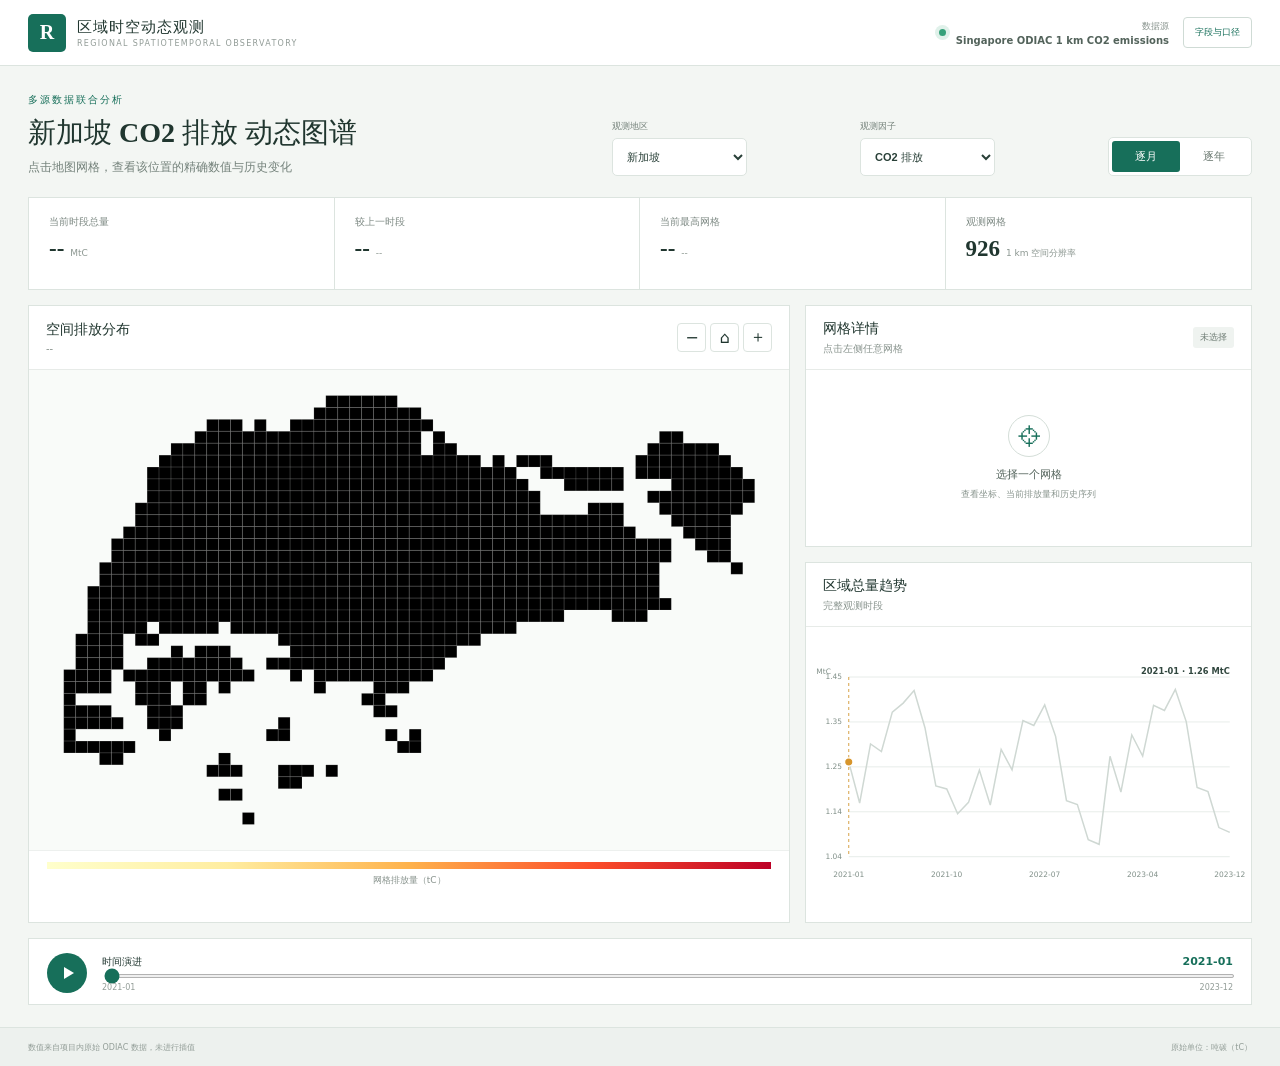
<file: web/index.html>
<!doctype html>
<html lang="zh-CN">
  <head>
    <meta charset="UTF-8" />
    <meta name="viewport" content="width=device-width, initial-scale=1.0" />
    <meta http-equiv="Cache-Control" content="no-cache, no-store, must-revalidate" />
    <meta http-equiv="Pragma" content="no-cache" />
    <meta http-equiv="Expires" content="0" />
    <meta name="description" content="区域多源数据时空动态观测与分析" />
    <title>区域时空动态观测</title>
    <link rel="stylesheet" href="styles.css?v=20260720-5" />
  </head>
  <body>
    <header class="topbar">
      <div class="brand"><span class="brand-mark">R</span><div><strong>区域时空动态观测</strong><small>REGIONAL SPATIOTEMPORAL OBSERVATORY</small></div></div>
      <div class="header-actions"><div class="source"><span></span><div>数据源<strong id="sourceName">正在载入</strong></div></div><button id="methodButton" class="method-button" aria-haspopup="dialog" aria-controls="methodDialog">字段与口径</button></div>
    </header>

    <main>
      <section class="heading">
        <div><p class="eyebrow">多源数据联合分析</p><h1 id="pageTitle">区域时空动态图谱</h1><p>点击地图网格，查看该位置的精确数值与历史变化</p></div>
        <div class="heading-controls"><label class="region-select">观测地区<select id="regionSelect" aria-label="选择观测地区"></select></label><label class="region-select">观测因子<select id="topicSelect" aria-label="选择观测因子"></select></label><label id="categoryControl" class="region-select" hidden><span id="categoryLabel">细分类别</span><select id="categorySelect" aria-label="选择细分类别"></select></label><div class="mode-switch" role="group" aria-label="时间尺度"><button data-mode="month" class="active">逐月</button><button data-mode="year">逐年</button></div></div>
      </section>

      <section id="factorOverview" class="factor-overview" hidden aria-label="天气指标概览"></section>

      <section class="metrics" aria-label="当前统计">
        <article><span id="currentMetricLabel">当前时段总量</span><strong id="totalValue">--</strong><small id="totalUnit">MtC</small></article>
        <article><span>较上一时段</span><strong id="changeValue">--</strong><small id="changeRate">--</small></article>
        <article><span id="maxMetricLabel">当前最高网格</span><strong id="maxCell">--</strong><small id="maxValue">--</small></article>
        <article><span>观测网格</span><strong id="cellCount">--</strong><small>1 km 空间分辨率</small></article>
      </section>

      <section class="workspace">
        <article class="map-panel panel">
          <div class="panel-heading"><div><div class="map-title-row"><h2 id="mapTitle">空间排放分布</h2><span id="qualityBadge" class="quality-badge" hidden></span></div><p id="mapSubtitle">--</p></div><div class="map-tools"><button id="zoomOut" title="缩小" aria-label="缩小">−</button><button id="resetMap" title="复位地图" aria-label="复位地图">⌂</button><button id="zoomIn" title="放大" aria-label="放大">＋</button></div></div>
          <div id="map" class="map" aria-label="排放网格地图"><canvas id="mapCanvas" aria-hidden="true"></canvas><svg id="mapSvg" role="img"><defs><pattern id="missingPattern" width="6" height="6" patternUnits="userSpaceOnUse" patternTransform="rotate(45)"><rect width="6" height="6" fill="#e6e9e7"></rect><line x1="0" y1="0" x2="0" y2="6" stroke="#9da7a1" stroke-width="2"></line></pattern></defs><g id="gridLayer"></g><path id="selectedOutline"></path></svg><div id="tooltip" class="tooltip" hidden></div><button id="replayOverlay" class="replay-overlay" hidden aria-label="重新播放"><span class="replay-pause" aria-hidden="true"><i></i><i></i></span><strong>播放已结束</strong><small>点击重新播放</small></button></div>
          <div class="legend"><div id="legendBar"></div><div id="legendValues" class="legend-values"></div><p id="legendLabel">网格排放量（tC）</p></div>
        </article>

        <aside class="detail-column">
          <article class="panel cell-detail">
            <div class="panel-heading"><div><h2>网格详情</h2><p>点击左侧任意网格</p></div><div class="detail-actions"><span id="cellBadge">未选择</span><button id="clearSelection" hidden>返回区域总量</button></div></div>
            <div id="emptyDetail" class="empty-detail"><span class="target-icon">⌖</span><strong>选择一个网格</strong><p>查看坐标、当前排放量和历史序列</p></div>
            <div id="detailContent" class="detail-content" hidden>
              <div class="cell-value"><span id="detailPeriod">--</span><strong id="cellValue">--</strong><small id="cellUnit">tC</small></div>
              <dl><div><dt>经度</dt><dd id="cellLon">--</dd></div><div><dt>纬度</dt><dd id="cellLat">--</dd></div><div><dt>空间排名</dt><dd id="cellRank">--</dd></div><div id="referenceLonItem" hidden><dt>API 经度</dt><dd id="referenceLon">--</dd></div><div id="referenceLatItem" hidden><dt>API 纬度</dt><dd id="referenceLat">--</dd></div><div id="validPixelItem" hidden><dt>有效像元</dt><dd id="validPixelCount">--</dd></div><div id="qualityItem" hidden><dt>数据质量</dt><dd id="cellQuality">--</dd></div><div id="ntlMeanItem" hidden><dt>原始均值</dt><dd id="ntlMean">--</dd></div><div id="ntlMaxItem" hidden><dt>最大辐亮度</dt><dd id="ntlMax">--</dd></div><div id="ntlSumItem" hidden><dt>总辐亮度</dt><dd id="ntlSum">--</dd></div><div id="ntlLogItem" hidden><dt>对数均值</dt><dd id="ntlLog">--</dd></div><div id="dataSourceItem" hidden><dt>数据来源</dt><dd id="dataSourceValue">--</dd></div><div id="dateRangeItem" hidden><dt>统计日期</dt><dd id="dateRangeValue">--</dd></div></dl>
            </div>
          </article>
          <article class="panel trend-panel">
            <div class="panel-heading"><div><h2 id="chartTitle">区域总量趋势</h2><p id="chartSubtitle">完整观测时段</p></div></div>
            <div class="chart-wrap"><svg id="trendChart" aria-label="排放时间趋势图"></svg></div>
            <div id="shareTrend" class="share-trend" hidden><div><span>网格占区域比重</span><strong id="shareValue">--</strong></div><svg id="shareChart" aria-label="网格占区域比重趋势图"></svg></div>
          </article>
        </aside>
      </section>

      <section class="timeline-panel">
        <button id="playButton" class="play" aria-label="播放"><span class="play-icon" aria-hidden="true"></span></button>
        <div class="timeline-body"><div><strong>时间演进</strong><span id="currentPeriod">--</span></div><input id="timeSlider" type="range" min="0" value="0" aria-label="选择时间" /><div class="timeline-ends"><span id="startPeriod">--</span><span id="endPeriod">--</span></div></div>
      </section>
    </main>

    <dialog id="methodDialog" class="method-dialog" aria-labelledby="methodTitle">
      <div class="method-dialog-heading"><div><p>DATA METHODOLOGY</p><h2 id="methodTitle">字段与统计口径</h2></div><button id="closeMethod" aria-label="关闭">×</button></div>
      <div class="method-dialog-body">
        <section class="method-summary"><span id="methodFactor">--</span><p id="methodSummary">--</p></section>
        <section><h3>当前指标</h3><div id="methodCurrent" class="method-current"></div></section>
        <section><h3>字段说明</h3><div class="method-table-wrap"><table><thead><tr><th>字段</th><th>含义</th></tr></thead><tbody id="methodFields"></tbody></table></div></section>
        <section class="method-rules"><article><span>空间统计</span><p id="methodSpatial">--</p></article><article><span>年度聚合</span><p id="methodAnnual">--</p></article></section>
      </div>
    </dialog>

    <footer><span id="footerSource">数值来自项目内原始 ODIAC 数据，未进行插值</span><span id="footerUnit">原始单位：吨碳（tC）</span></footer>
    <script src="data/dataset.js?v=20260720-9"></script>
    <script src="color-scale.js?v=20260720-9"></script>
    <script src="app.js?v=20260720-9"></script>
  </body>
</html>
</file>
<file: web/styles.css>
:root {
  font-family: Inter, "Microsoft YaHei", "PingFang SC", system-ui, sans-serif;
  color: #20362f;
  background: #f3f6f3;
  font-synthesis: none;
  --green: #176f5a;
  --green-soft: #e5f0eb;
  --gold: #d7952c;
  --ink: #20362f;
  --muted: #74827b;
  --line: #dce4df;
  --paper: #fff;
}

* { box-sizing: border-box; }
[hidden] { display: none !important; }
body { min-width: 320px; min-height: 100vh; margin: 0; }
button, input { font: inherit; }
button { color: inherit; }

.topbar { height: 66px; display: flex; align-items: center; justify-content: space-between; padding: 0 max(28px, calc((100vw - 1480px) / 2)); border-bottom: 1px solid var(--line); background: #fff; }
.brand { display: flex; align-items: center; gap: 11px; }
.brand-mark { width: 38px; height: 38px; display: grid; place-items: center; border-radius: 5px; color: #fff; background: var(--green); font-family: Georgia, serif; font-size: 20px; font-weight: 700; }
.brand strong, .brand small, .source strong { display: block; }
.brand strong { font-size: 15px; letter-spacing: 1px; }
.brand small { margin-top: 2px; color: #929c97; font-size: 8px; letter-spacing: 1.3px; }
.source { display: flex; align-items: center; gap: 10px; color: #89948e; font-size: 9px; text-align: right; }
.source > span { width: 7px; height: 7px; border-radius: 50%; background: #36a17a; box-shadow: 0 0 0 4px #e0f1ea; }
.source strong { max-width: 300px; margin-top: 2px; overflow: hidden; color: #53635b; font-size: 10px; text-overflow: ellipsis; white-space: nowrap; }
.header-actions { display: flex; align-items: center; gap: 14px; }
.method-button { height: 31px; padding: 0 11px; border: 1px solid #cfdbd5; border-radius: 4px; color: var(--green); background: #fff; cursor: pointer; font-size: 9px; font-weight: 700; }
.method-button:hover { background: #edf5f1; }

main { width: min(1480px, 100%); margin: 0 auto; padding: 27px 28px 22px; }
.heading { display: flex; align-items: flex-end; justify-content: space-between; gap: 22px; margin-bottom: 21px; }
.heading > div:first-child { min-width: 310px; }
.eyebrow { margin: 0 0 7px !important; color: var(--green) !important; font-size: 10px !important; font-weight: 700; letter-spacing: 2px; }
.heading h1 { margin: 0; font-family: Georgia, "Songti SC", serif; font-size: 28px; font-weight: 600; letter-spacing: 0; }
.heading p { margin: 7px 0 0; color: var(--muted); font-size: 12px; }
.heading-controls { display: flex; flex: 0 1 640px; align-items: flex-end; justify-content: flex-end; flex-wrap: wrap; gap: 10px; min-width: 0; }
.region-select { display: flex; flex: 1 1 125px; flex-direction: column; gap: 5px; min-width: 118px; color: #77847d; font-size: 9px; font-weight: 600; }
.region-select select { width: 135px; height: 38px; padding: 0 26px 0 10px; border: 1px solid var(--line); border-radius: 5px; outline: 0; color: #294038; background: #fff; cursor: pointer; font-size: 11px; font-weight: 600; }
#categoryControl select { width: 140px; }
.mode-switch { display: flex; flex: 0 0 142px; padding: 3px; border: 1px solid var(--line); border-radius: 5px; background: #fff; }
.mode-switch button { min-width: 68px; height: 31px; border: 0; border-radius: 3px; color: #69776f; background: transparent; cursor: pointer; font-size: 11px; }
.mode-switch button.active { color: #fff; background: var(--green); font-weight: 600; }

.metrics { display: grid; grid-template-columns: repeat(4, 1fr); border: 1px solid var(--line); background: #fff; }
.factor-overview { display: grid; grid-template-columns: repeat(5, 1fr); gap: 1px; margin-bottom: 15px; border: 1px solid var(--line); background: var(--line); }
.factor-overview button { min-height: 64px; padding: 10px 13px; border: 0; text-align: left; background: #fff; cursor: pointer; }
.factor-overview button:hover { background: #f7faf8; }
.factor-overview button.active { box-shadow: inset 0 -3px var(--green); background: #edf5f1; }
.factor-overview span, .factor-overview strong { display: block; }
.factor-overview span { margin-bottom: 6px; color: #7d8983; font-size: 9px; }
.factor-overview strong { color: #2a4038; font-family: Georgia, serif; font-size: 16px; }
.metrics article { min-height: 91px; padding: 17px 20px; border-right: 1px solid var(--line); }
.metrics article:last-child { border-right: 0; }
.metrics span, .metrics strong, .metrics small { display: block; }
.metrics span { margin-bottom: 7px; color: #7e8a84; font-size: 10px; }
.metrics strong { display: inline; font-family: Georgia, serif; font-size: 23px; font-weight: 600; letter-spacing: 0; }
.metrics small { display: inline; margin-left: 6px; color: #8c9791; font-size: 9px; }
.metrics strong.negative { color: #a64b44; }
.metrics strong.positive { color: #17735c; }

.workspace { display: grid; grid-template-columns: minmax(0, 1.4fr) minmax(390px, .82fr); gap: 15px; margin-top: 15px; }
.panel { min-width: 0; border: 1px solid var(--line); background: #fff; }
.panel-heading { height: 64px; display: flex; align-items: center; justify-content: space-between; padding: 14px 17px; border-bottom: 1px solid #e7ebe8; }
.panel-heading h2 { margin: 0; font-size: 14px; font-weight: 650; }
.panel-heading p { margin: 4px 0 0; color: #89948e; font-size: 10px; }
.map-title-row { display: flex; align-items: center; gap: 8px; }
.quality-badge { padding: 3px 6px; border-radius: 3px; color: #27745f; background: #e5f2ed; font-size: 8px; font-weight: 700; }
.quality-badge.imputed { color: #8c5c13; background: #f8e9ca; }
.quality-badge.missing { color: #9e453e; background: #f6dedb; }
.map.imputed-frame { box-shadow: inset 0 0 0 3px #d89b35; }
.map-tools { display: flex; gap: 4px; }
.map-tools button { width: 29px; height: 29px; display: grid; place-items: center; border: 1px solid var(--line); border-radius: 4px; background: #fff; cursor: pointer; font-size: 16px; }
.map { position: relative; height: 480px; overflow: hidden; background: #f9fbf9; }
.map[data-theme="nightlights"] { background: #11161b; box-shadow: inset 0 0 34px rgba(0, 0, 0, .36); }
.map canvas, .map svg { position: absolute; inset: 0; width: 100%; height: 100%; }
.map canvas { display: none; pointer-events: none; }
.map.canvas-nightlights canvas { display: block; }
.map svg { z-index: 1; cursor: grab; touch-action: none; }
.map.playback-complete canvas, .map.playback-complete svg { filter: blur(5px); transform: scale(1.015); }
.map svg.dragging { cursor: grabbing; }
#gridLayer path { stroke: rgba(255,255,255,.72); stroke-width: .15; vector-effect: non-scaling-stroke; cursor: pointer; transition: fill 260ms linear, opacity 160ms ease; }
#gridLayer path:hover { stroke: #273c34; stroke-width: 1; }
#gridLayer path.missing-data { fill: url(#missingPattern) !important; opacity: .72; }
.map[data-theme="nightlights"] #gridLayer path { stroke: rgba(151, 169, 178, .16); }
.map.canvas-nightlights #gridLayer path:not(.missing-data) { fill: transparent !important; transition: none; }
.map[data-theme="nightlights"] #gridLayer path:hover { stroke: #f7f3df; stroke-width: 1.25; filter: none; }
.map[data-theme="nightlights"] #gridLayer path.missing-data { opacity: .44; filter: none; }
.map[data-theme="nightlights"] #selectedOutline { stroke: #fff8d6; stroke-width: 2.5; filter: drop-shadow(0 0 2px rgba(255, 230, 148, .7)); }
#selectedOutline { fill: none; stroke: #182d26; stroke-width: 2.2; vector-effect: non-scaling-stroke; pointer-events: none; }
.tooltip { position: absolute; z-index: 3; min-width: 140px; padding: 9px 11px; border-radius: 4px; color: #fff; background: rgba(25, 42, 35, .94); pointer-events: none; font-size: 10px; line-height: 1.6; box-shadow: 0 7px 20px rgba(17, 39, 30, .16); }
.tooltip strong { display: block; font-size: 11px; }
.replay-overlay { position: absolute; inset: 0; z-index: 4; display: flex; align-items: center; justify-content: center; flex-direction: column; border: 0; color: #fff; background: rgba(24, 42, 35, .38); backdrop-filter: blur(2px); cursor: pointer; }
.replay-pause { width: 62px; height: 62px; display: flex; align-items: center; justify-content: center; gap: 9px; margin-bottom: 13px; border: 1px solid rgba(255,255,255,.72); border-radius: 50%; background: rgba(23, 111, 90, .9); box-shadow: 0 8px 24px rgba(18, 43, 34, .22); }
.replay-pause i { width: 6px; height: 24px; border-radius: 2px; background: #fff; }
.replay-overlay strong { font-size: 13px; }
.replay-overlay small { margin-top: 5px; color: rgba(255,255,255,.86); font-size: 9px; }
.legend { padding: 11px 18px 13px; border-top: 1px solid #edf0ee; }
#legendBar { height: 7px; background: linear-gradient(90deg, #ffffcc, #ffeda0, #feb24c, #fc4e2a, #bd0026); }
#legendBar.poi-scale { background: linear-gradient(90deg, #f0f3f1 0 3%, #ffffcc 3%, #ffeda0, #feb24c, #fc4e2a, #bd0026); }
#legendBar.weather-temperature { background: linear-gradient(90deg, #3264a8, #dcecf4, #f7f4df, #e35a3f, #9e1b32); }
#legendBar.weather-humidity { background: linear-gradient(90deg, #edf6fb, #b9ddec, #65afd0, #2474a8, #12456d); }
#legendBar.weather-precipitation { background: linear-gradient(90deg, #eef8f7, #bfe3df, #70c1c6, #277da1, #194a78); }
#legendBar.weather-wind { background: linear-gradient(90deg, #f2eff8, #d0c4e4, #a18bc4, #74569e, #43266d); }
#legendBar.weather-radiation { background: linear-gradient(90deg, #fff7cc, #f8d66d, #eea83c, #de6b2d, #a93626); }
#legendBar.viirs-scale { background: linear-gradient(90deg, #14181d, #1f2c36, #655b43, #dd9d43, #fff8da); box-shadow: 0 0 7px rgba(238, 184, 83, .28); }
.legend-values { display: flex; justify-content: space-between; margin-top: 5px; color: #7e8b84; font-size: 8px; }
.legend p { margin: 0; text-align: center; color: #87928c; font-size: 9px; }

.detail-column { display: grid; grid-template-rows: auto minmax(0, 1fr); gap: 15px; min-width: 0; }
#cellBadge { padding: 4px 7px; border-radius: 3px; color: #6e7c74; background: #eff3f0; font-size: 9px; }
.detail-actions { display: flex; align-items: center; gap: 6px; }
#clearSelection { height: 27px; padding: 0 9px; border: 1px solid #cbd9d2; border-radius: 4px; color: var(--green); background: #fff; cursor: pointer; font-size: 9px; font-weight: 600; }
#clearSelection:hover { background: #edf5f1; }
.empty-detail { min-height: 176px; display: flex; align-items: center; justify-content: center; flex-direction: column; color: #89958e; }
.target-icon { width: 42px; height: 42px; display: grid; place-items: center; margin-bottom: 10px; border: 1px solid #d4ded8; border-radius: 50%; color: var(--green); font-size: 23px; }
.empty-detail strong { color: #53635b; font-size: 11px; }
.empty-detail p { margin: 6px 0 0; font-size: 9px; }
.detail-content { min-height: 176px; padding: 17px; }
.cell-value span, .cell-value strong, .cell-value small { display: inline-block; }
.cell-value span { width: 100%; margin-bottom: 6px; color: #7f8b85; font-size: 9px; }
.cell-value strong { font-family: Georgia, serif; font-size: 25px; font-weight: 600; }
.cell-value small { margin-left: 6px; color: #7b8881; font-size: 10px; }
.detail-content dl { display: grid; grid-template-columns: repeat(3, 1fr); margin: 16px 0 0; padding-top: 13px; border-top: 1px solid #edf0ee; }
.detail-content dl div { padding-right: 8px; }
.detail-content dt { margin-bottom: 5px; color: #8a958f; font-size: 8px; }
.detail-content dd { margin: 0; color: #344a42; font-size: 10px; font-weight: 600; }
.trend-panel { min-height: 0; }
.chart-wrap { height: 295px; padding: 8px 10px 10px 2px; }
#trendChart { width: 100%; height: 100%; overflow: visible; }
.chart-grid { stroke: #e3e8e5; stroke-width: 1; }
.chart-axis { fill: #819089; font-size: 9px; }
.chart-line { fill: none; stroke: var(--green); stroke-width: 2.4; vector-effect: non-scaling-stroke; }
.chart-future { fill: none; stroke: #cfd8d3; stroke-width: 1.5; vector-effect: non-scaling-stroke; }
.chart-area { fill: url(#areaGradient); }
.chart-current-line { stroke: #d7a247; stroke-width: 1; stroke-dasharray: 3 3; vector-effect: non-scaling-stroke; }
.chart-point { fill: var(--gold); stroke: #fff; stroke-width: 1.5; }
.chart-point.imputed { fill: #fff; stroke: #d7952c; stroke-width: 2.5; }
.chart-current-value { fill: #31473f; font-size: 10px; font-weight: 700; }
.share-trend { padding: 0 13px 12px; border-top: 1px solid #edf0ee; }
.share-trend > div { display: flex; align-items: center; justify-content: space-between; padding: 9px 1px 5px; }
.share-trend span { color: #77857e; font-size: 9px; }
.share-trend strong { color: #b87818; font-family: Georgia, serif; font-size: 13px; }
#shareChart { width: 100%; height: 72px; display: block; overflow: visible; }
.share-line { fill: none; stroke: #d4942a; stroke-width: 2; vector-effect: non-scaling-stroke; }
.share-future { fill: none; stroke: #dfd9cd; stroke-width: 1.2; vector-effect: non-scaling-stroke; }
.share-point { fill: #176f5a; stroke: #fff; stroke-width: 1.2; }
.share-baseline { stroke: #e6e9e7; stroke-width: 1; stroke-dasharray: 2 3; }

.timeline-panel { display: flex; align-items: center; gap: 15px; margin-top: 15px; padding: 14px 18px 11px; border: 1px solid var(--line); background: #fff; }
.play { width: 40px; height: 40px; flex: 0 0 40px; display: grid; place-items: center; border: 0; border-radius: 50%; color: #fff; background: var(--green); cursor: pointer; }
.play-icon { width: 0; height: 0; margin-left: 3px; border-top: 6px solid transparent; border-bottom: 6px solid transparent; border-left: 10px solid currentColor; }
.play.playing .play-icon { position: relative; width: 11px; height: 13px; margin-left: 0; border: 0; }
.play.playing .play-icon::before, .play.playing .play-icon::after { content: ""; position: absolute; top: 0; width: 3px; height: 13px; border-radius: 1px; background: currentColor; }
.play.playing .play-icon::before { left: 1px; }
.play.playing .play-icon::after { right: 1px; }
.timeline-body { flex: 1; min-width: 0; }
.timeline-body > div:first-child { display: flex; justify-content: space-between; margin-bottom: 5px; }
.timeline-body strong { font-size: 10px; }
#currentPeriod { color: var(--green); font-size: 11px; font-weight: 700; }
#timeSlider { width: 100%; height: 4px; display: block; accent-color: var(--green); cursor: pointer; }
.timeline-ends { display: flex; justify-content: space-between; margin-top: 5px; color: #929c97; font-size: 8px; }

footer { min-height: 39px; display: flex; align-items: center; justify-content: space-between; padding: 0 max(28px, calc((100vw - 1480px) / 2)); border-top: 1px solid var(--line); color: #929d97; background: #edf1ee; font-size: 8px; }
.method-dialog { width: min(720px, calc(100vw - 28px)); max-height: min(780px, calc(100vh - 36px)); padding: 0; overflow: hidden; border: 1px solid #d5dfd9; border-radius: 6px; color: var(--ink); background: #fff; box-shadow: 0 24px 70px rgba(19, 42, 33, .24); }
.method-dialog::backdrop { background: rgba(24, 38, 33, .38); backdrop-filter: blur(3px); }
.method-dialog-heading { min-height: 73px; display: flex; align-items: center; justify-content: space-between; padding: 15px 19px; border-bottom: 1px solid var(--line); background: #f6f9f7; }
.method-dialog-heading p { margin: 0 0 4px; color: var(--green); font-size: 8px; font-weight: 700; letter-spacing: 1.4px; }
.method-dialog-heading h2 { margin: 0; font-size: 17px; }
.method-dialog-heading button { width: 31px; height: 31px; border: 1px solid var(--line); border-radius: 50%; color: #637169; background: #fff; cursor: pointer; font-size: 18px; }
.method-dialog-body { max-height: calc(100vh - 130px); padding: 18px 20px 22px; overflow-y: auto; }
.method-dialog-body section + section { margin-top: 18px; }
.method-dialog-body h3 { margin: 0 0 9px; color: #617068; font-size: 10px; }
.method-summary { padding: 13px 15px; border-left: 3px solid var(--green); background: #f1f6f3; }
.method-summary span { color: var(--green); font-size: 10px; font-weight: 700; }
.method-summary p { margin: 6px 0 0; color: #607068; font-size: 11px; line-height: 1.75; }
.method-current { display: grid; grid-template-columns: repeat(3, 1fr); border: 1px solid var(--line); }
.method-current div { padding: 10px 12px; border-right: 1px solid var(--line); }
.method-current div:last-child { border-right: 0; }
.method-current span, .method-current strong { display: block; }
.method-current span { margin-bottom: 5px; color: #88948e; font-size: 8px; }
.method-current strong { font-size: 11px; }
.method-table-wrap { overflow-x: auto; border: 1px solid var(--line); }
.method-dialog table { width: 100%; border-collapse: collapse; font-size: 10px; }
.method-dialog th, .method-dialog td { padding: 9px 11px; border-bottom: 1px solid #e9edea; text-align: left; }
.method-dialog tr:last-child td { border-bottom: 0; }
.method-dialog th { color: #65746c; background: #f7f9f7; font-size: 9px; }
.method-dialog td:first-child { width: 42%; color: #176f5a; font-family: Consolas, monospace; }
.method-rules { display: grid; grid-template-columns: 1fr 1fr; gap: 10px; }
.method-rules article { padding: 12px 13px; border: 1px solid var(--line); background: #fbfcfb; }
.method-rules span { color: var(--green); font-size: 9px; font-weight: 700; }
.method-rules p { margin: 6px 0 0; color: #68766f; font-size: 10px; line-height: 1.7; }
button:focus-visible, input:focus-visible, #gridLayer path:focus-visible { outline: 2px solid var(--gold); outline-offset: 2px; }

@media (prefers-reduced-motion: reduce) {
  #gridLayer path { transition: none; }
}

@media (max-width: 940px) {
  .factor-overview { grid-template-columns: repeat(3, 1fr); }
  .metrics { grid-template-columns: repeat(2, 1fr); }
  .metrics article:nth-child(2) { border-right: 0; }
  .metrics article:nth-child(-n+2) { border-bottom: 1px solid var(--line); }
  .workspace { grid-template-columns: 1fr; }
  .detail-column { grid-template-columns: .78fr 1.22fr; grid-template-rows: 1fr; }
}

@media (max-width: 1250px) {
  .heading { align-items: flex-start; flex-direction: column; }
  .heading-controls { width: 100%; flex: 0 1 auto; justify-content: flex-start; flex-wrap: wrap; }
  .region-select { flex: 1 1 145px; }
  .region-select select, #categoryControl select { width: 100%; }
  .mode-switch { flex: 0 0 auto; align-self: flex-end; }
  .workspace { grid-template-columns: minmax(0, 1.22fr) minmax(350px, .78fr); }
}

@media (max-width: 640px) {
  .factor-overview { grid-template-columns: repeat(2, 1fr); }
  .topbar { height: 59px; padding: 0 14px; }
  .source { display: none; }
  .header-actions { margin-left: auto; }
  main { padding: 21px 13px 17px; }
  .heading { align-items: flex-start; }
  .heading h1 { font-size: 23px; }
  .heading p { max-width: 230px; line-height: 1.5; }
  .heading-controls { align-items: stretch; flex-direction: column; }
  .region-select { width: 100%; }
  .region-select { gap: 3px; }
  .region-select select, #categoryControl select { width: 100%; height: 34px; }
  .mode-switch { width: 100%; align-self: stretch; }
  .mode-switch button { flex: 1; }
  .mode-switch button { min-width: 52px; }
  .metrics article { min-height: 80px; padding: 13px; }
  .metrics strong { font-size: 19px; }
  .map { height: 390px; }
  .detail-column { grid-template-columns: 1fr; }
  .chart-wrap { height: 270px; }
  footer { padding: 10px 14px; gap: 6px; flex-direction: column; align-items: flex-start; }
  .method-current, .method-rules { grid-template-columns: 1fr; }
  .method-current div { border-right: 0; border-bottom: 1px solid var(--line); }
  .method-current div:last-child { border-bottom: 0; }
}
</file>
